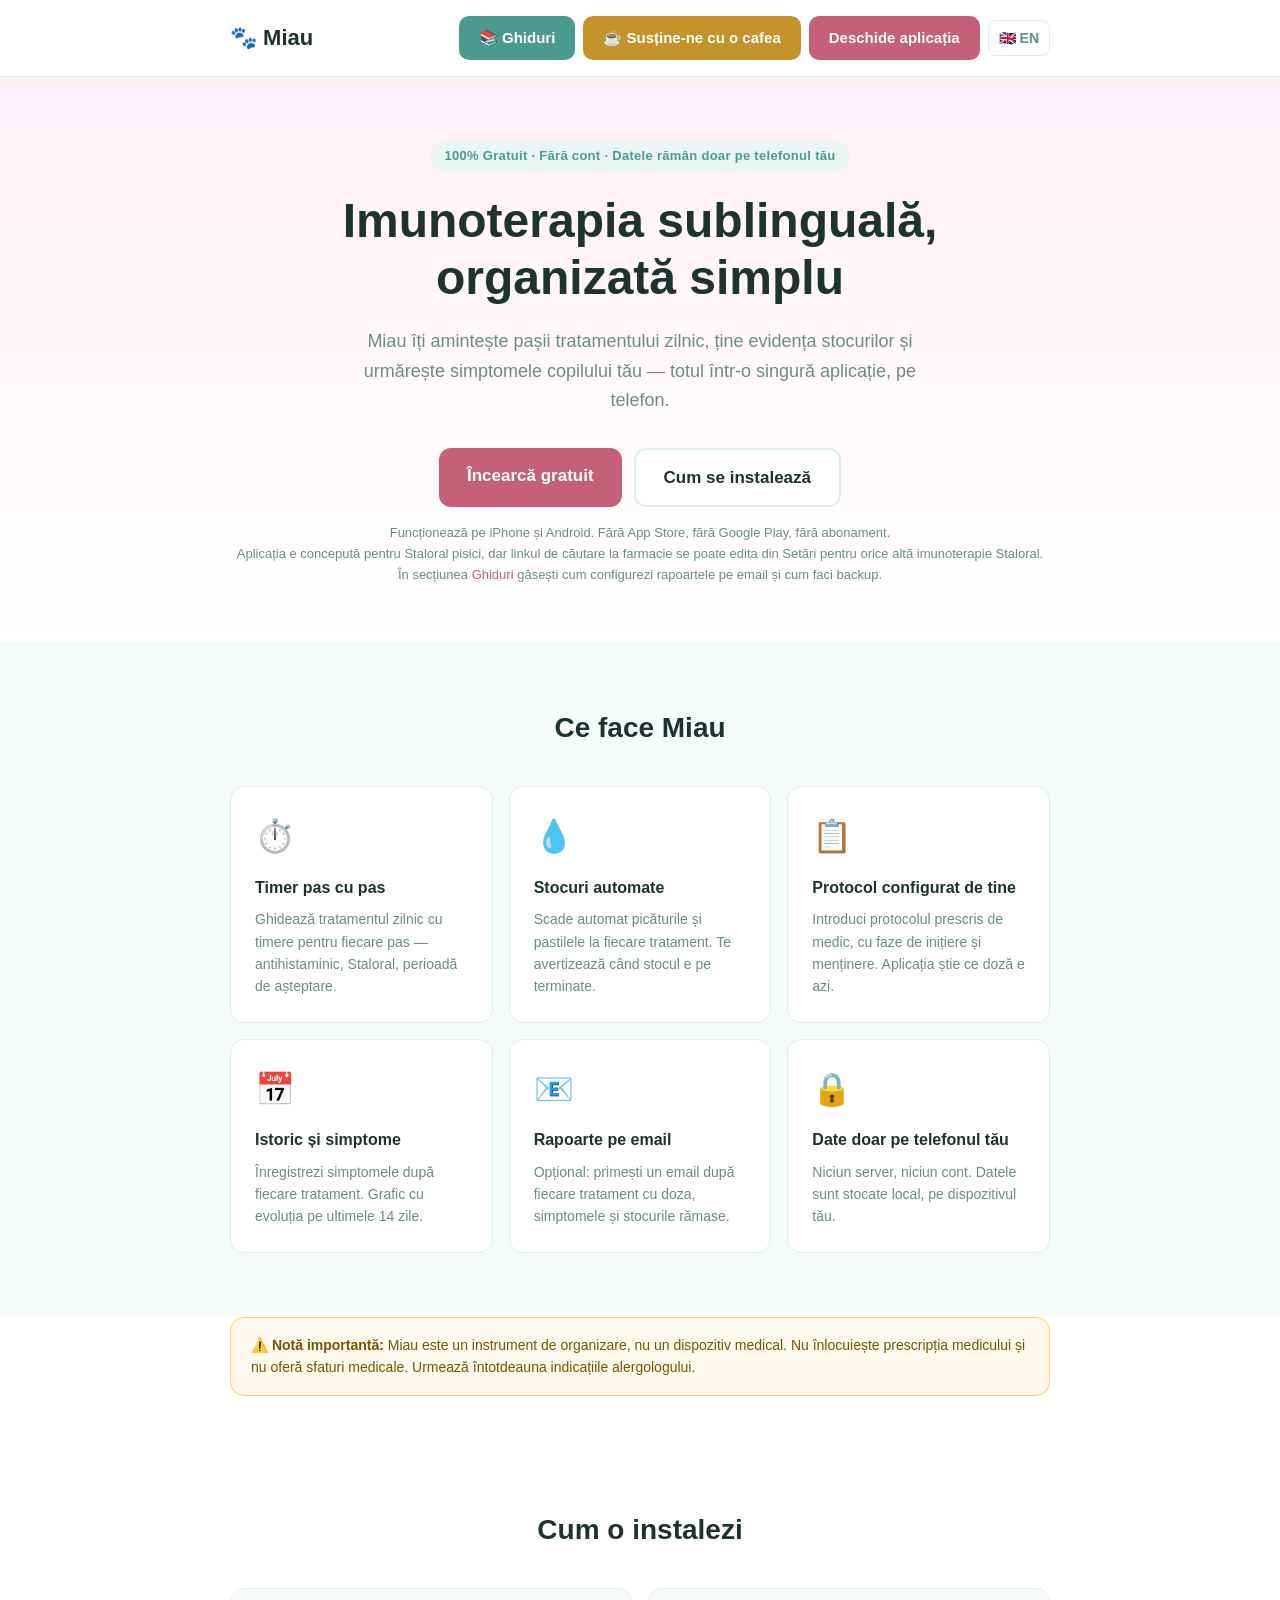
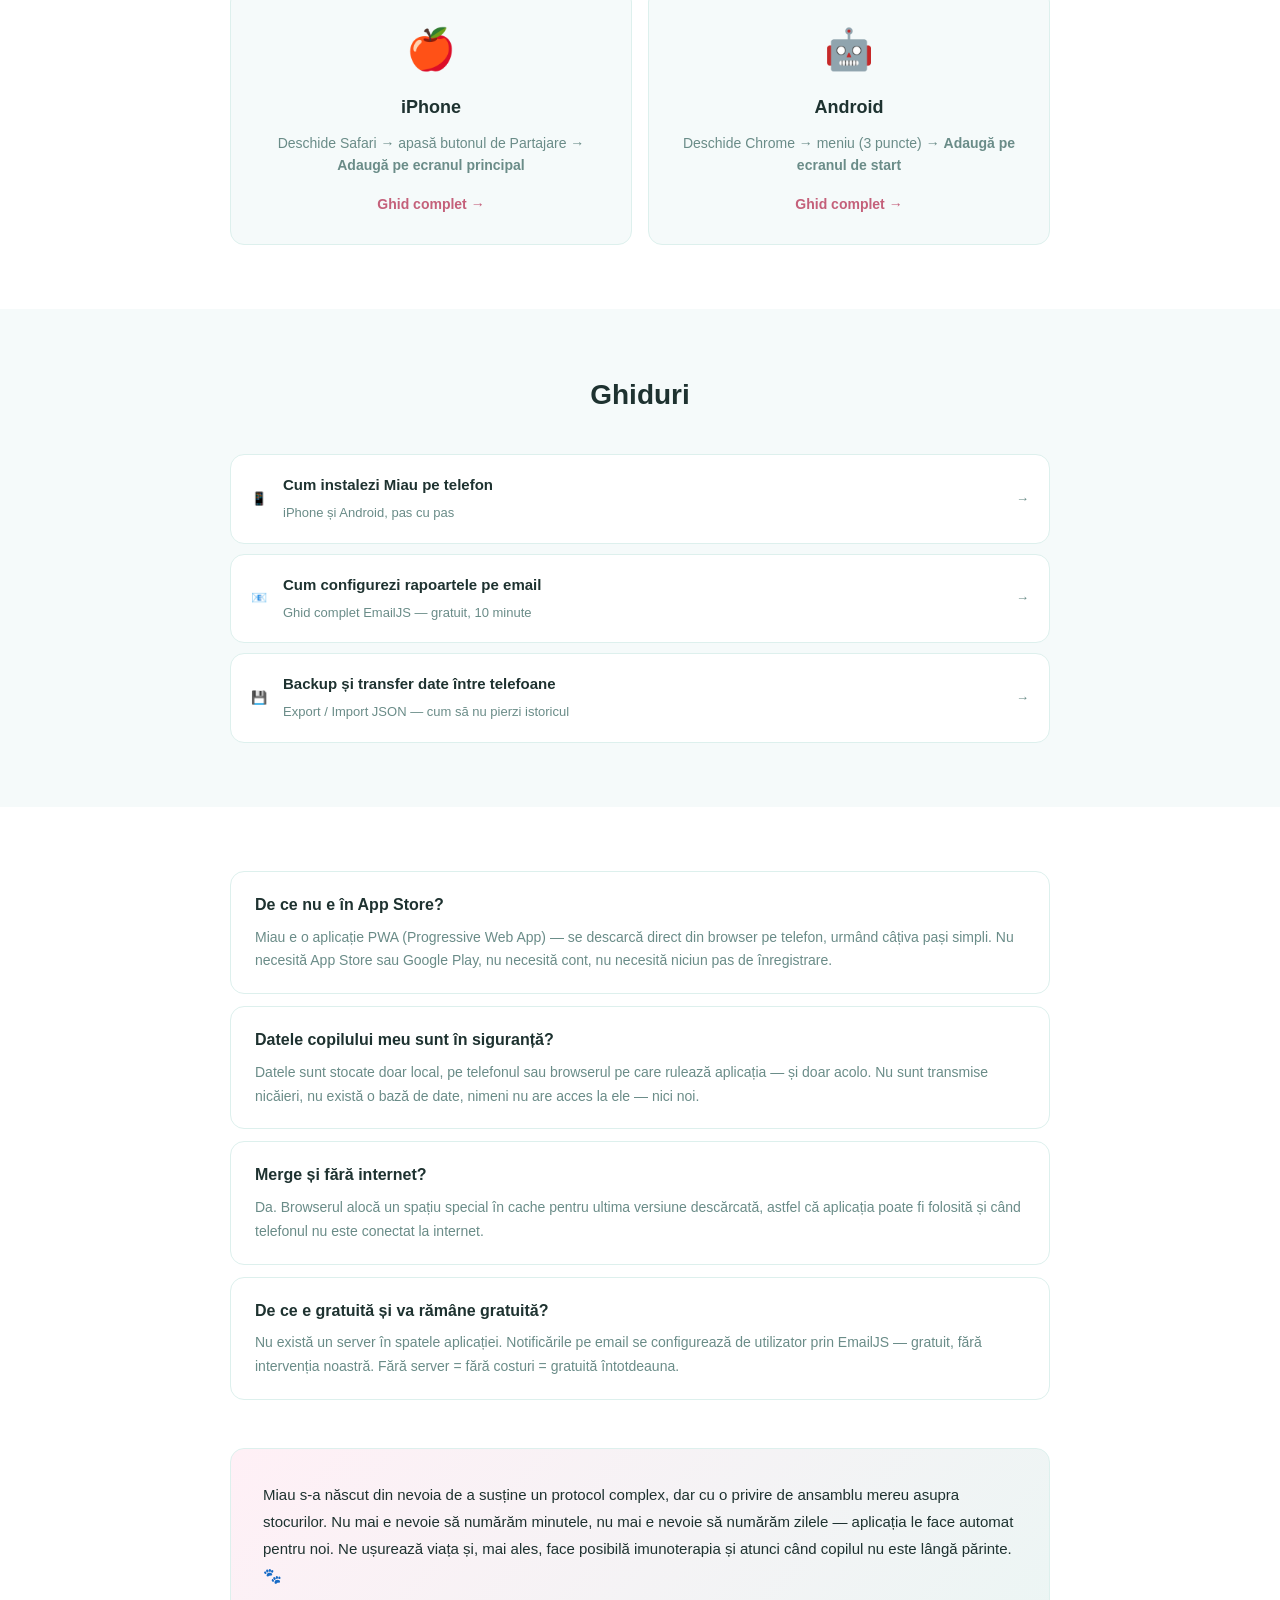
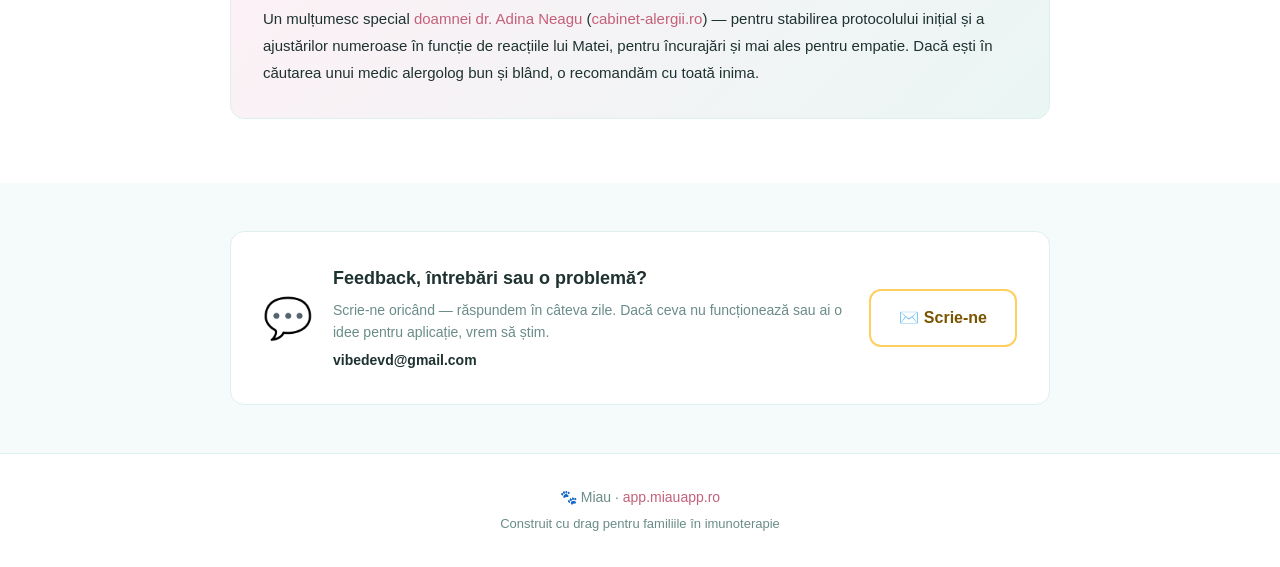
<file: index.html>
<!DOCTYPE html>
<html lang="ro">
<head>
  <meta charset="UTF-8">
  <meta name="viewport" content="width=device-width, initial-scale=1.0">
  <title>Miau — Imunoterapie sublinguală pentru copii</title>
  <meta name="description" content="Aplicație gratuită pentru monitorizarea imunoterapiei sublinguale la copii cu alergii. Fără instalare, fără cont, funcționează offline.">
  <link rel="icon" href="icon.svg">
  <link rel="stylesheet" href="style.css">
</head>
<body>

  <header>
    <div class="container">
      <div class="logo">🐾 Miau</div>
      <nav class="header-nav">
        <a href="#ghiduri" class="btn-primary btn-guides">📚 Ghiduri</a>
        <a href="https://revolut.me/denisalvcr" target="_blank" rel="noopener" class="btn-primary btn-coffee">☕ Susține-ne cu o cafea</a>
        <a href="https://app.miauapp.ro" class="btn-primary">Deschide aplicația</a>
        <a href="en/" class="lang-switch">🇬🇧 EN</a>
      </nav>
    </div>
  </header>

  <section class="hero">
    <div class="container">
      <div class="hero-badge">100% Gratuit · Fără cont · Datele rămân doar pe telefonul tău</div>
      <h1>Imunoterapia sublinguală,<br>organizată simplu</h1>
      <p class="hero-sub">Miau îți amintește pașii tratamentului zilnic, ține evidența stocurilor și urmărește simptomele copilului tău — totul într-o singură aplicație, pe telefon.</p>
      <div class="hero-btns">
        <a href="https://app.miauapp.ro" class="btn-primary btn-large">Încearcă gratuit</a>
        <a href="ghid-instalare.html" class="btn-outline btn-large">Cum se instalează</a>
      </div>
      <p class="hero-note">Funcționează pe iPhone și Android. Fără App Store, fără Google Play, fără abonament.<br>Aplicația e concepută pentru Staloral pisici, dar linkul de căutare la farmacie se poate edita din Setări pentru orice altă imunoterapie Staloral.<br>În secțiunea <a href="#ghiduri">Ghiduri</a> găsești cum configurezi rapoartele pe email și cum faci backup.</p>
    </div>
  </section>

  <section class="features">
    <div class="container">
      <h2>Ce face Miau</h2>
      <div class="features-grid">
        <div class="feature-card">
          <div class="feature-icon">⏱️</div>
          <h3>Timer pas cu pas</h3>
          <p>Ghidează tratamentul zilnic cu timere pentru fiecare pas — antihistaminic, Staloral, perioadă de așteptare.</p>
        </div>
        <div class="feature-card">
          <div class="feature-icon">💧</div>
          <h3>Stocuri automate</h3>
          <p>Scade automat picăturile și pastilele la fiecare tratament. Te avertizează când stocul e pe terminate.</p>
        </div>
        <div class="feature-card">
          <div class="feature-icon">📋</div>
          <h3>Protocol configurat de tine</h3>
          <p>Introduci protocolul prescris de medic, cu faze de inițiere și menținere. Aplicația știe ce doză e azi.</p>
        </div>
        <div class="feature-card">
          <div class="feature-icon">📅</div>
          <h3>Istoric și simptome</h3>
          <p>Înregistrezi simptomele după fiecare tratament. Grafic cu evoluția pe ultimele 14 zile.</p>
        </div>
        <div class="feature-card">
          <div class="feature-icon">📧</div>
          <h3>Rapoarte pe email</h3>
          <p>Opțional: primești un email după fiecare tratament cu doza, simptomele și stocurile rămase.</p>
        </div>
        <div class="feature-card">
          <div class="feature-icon">🔒</div>
          <h3>Date doar pe telefonul tău</h3>
          <p>Niciun server, niciun cont. Datele sunt stocate local, pe dispozitivul tău.</p>
        </div>
      </div>
    </div>
  </section>

  <section class="disclaimer">
    <div class="container">
      <div class="disclaimer-box">
        <strong>⚠️ Notă importantă:</strong> Miau este un instrument de organizare, nu un dispozitiv medical. Nu înlocuiește prescripția medicului și nu oferă sfaturi medicale. Urmează întotdeauna indicațiile alergologului.
      </div>
    </div>
  </section>

  <section class="install">
    <div class="container">
      <h2>Cum o instalezi</h2>
      <div class="install-grid">
        <div class="install-card">
          <div class="install-icon">🍎</div>
          <h3>iPhone</h3>
          <p>Deschide Safari → apasă butonul de Partajare → <strong>Adaugă pe ecranul principal</strong></p>
          <a href="ghid-instalare.html#iphone" class="link-more">Ghid complet →</a>
        </div>
        <div class="install-card">
          <div class="install-icon">🤖</div>
          <h3>Android</h3>
          <p>Deschide Chrome → meniu (3 puncte) → <strong>Adaugă pe ecranul de start</strong></p>
          <a href="ghid-instalare.html#android" class="link-more">Ghid complet →</a>
        </div>
      </div>
    </div>
  </section>

  <section class="guides" id="ghiduri">
    <div class="container">
      <h2>Ghiduri</h2>
      <div class="guides-list">
        <a href="ghid-instalare.html" class="guide-item">
          <span class="guide-icon">📱</span>
          <div>
            <strong>Cum instalezi Miau pe telefon</strong>
            <span>iPhone și Android, pas cu pas</span>
          </div>
          <span class="guide-arrow">→</span>
        </a>
        <a href="ghid-emailjs.html" class="guide-item">
          <span class="guide-icon">📧</span>
          <div>
            <strong>Cum configurezi rapoartele pe email</strong>
            <span>Ghid complet EmailJS — gratuit, 10 minute</span>
          </div>
          <span class="guide-arrow">→</span>
        </a>
        <a href="ghid-backup.html" class="guide-item">
          <span class="guide-icon">💾</span>
          <div>
            <strong>Backup și transfer date între telefoane</strong>
            <span>Export / Import JSON — cum să nu pierzi istoricul</span>
          </div>
          <span class="guide-arrow">→</span>
        </a>
      </div>
    </div>
  </section>

  <section class="faq">
    <div class="container">

      <div class="faq-list">
        <div class="faq-item">
          <div class="faq-q">De ce nu e în App Store?</div>
          <div class="faq-a">Miau e o aplicație PWA (Progressive Web App) — se descarcă direct din browser pe telefon, urmând câțiva pași simpli. Nu necesită App Store sau Google Play, nu necesită cont, nu necesită niciun pas de înregistrare.</div>
        </div>
        <div class="faq-item">
          <div class="faq-q">Datele copilului meu sunt în siguranță?</div>
          <div class="faq-a">Datele sunt stocate doar local, pe telefonul sau browserul pe care rulează aplicația — și doar acolo. Nu sunt transmise nicăieri, nu există o bază de date, nimeni nu are acces la ele — nici noi.</div>
        </div>
        <div class="faq-item">
          <div class="faq-q">Merge și fără internet?</div>
          <div class="faq-a">Da. Browserul alocă un spațiu special în cache pentru ultima versiune descărcată, astfel că aplicația poate fi folosită și când telefonul nu este conectat la internet.</div>
        </div>
        <div class="faq-item">
          <div class="faq-q">De ce e gratuită și va rămâne gratuită?</div>
          <div class="faq-a">Nu există un server în spatele aplicației. Notificările pe email se configurează de utilizator prin EmailJS — gratuit, fără intervenția noastră. Fără server = fără costuri = gratuită întotdeauna.</div>
        </div>
      </div>

      <div class="miau-story">
        <p>Miau s-a născut din nevoia de a susține un protocol complex, dar cu o privire de ansamblu mereu asupra stocurilor. Nu mai e nevoie să numărăm minutele, nu mai e nevoie să numărăm zilele — aplicația le face automat pentru noi. Ne ușurează viața și, mai ales, face posibilă imunoterapia și atunci când copilul nu este lângă părinte. 🐾</p>
        <p>Un mulțumesc special <a href="https://cabinet-alergii.ro/" target="_blank" rel="noopener">doamnei dr. Adina Neagu</a> (<a href="https://cabinet-alergii.ro/" target="_blank" rel="noopener">cabinet-alergii.ro</a>) — pentru stabilirea protocolului inițial și a ajustărilor numeroase în funcție de reacțiile lui Matei, pentru încurajări și mai ales pentru empatie. Dacă ești în căutarea unui medic alergolog bun și blând, o recomandăm cu toată inima.</p>
      </div>

    </div>
  </section>

  <section class="contact">
    <div class="container">
      <div class="contact-box">
        <div class="contact-icon">💬</div>
        <div class="contact-text">
          <h3>Feedback, întrebări sau o problemă?</h3>
          <p>Scrie-ne oricând — răspundem în câteva zile. Dacă ceva nu funcționează sau ai o idee pentru aplicație, vrem să știm.</p>
          <p style="margin-top:6px;font-weight:700;color:var(--text)">vibedevd@gmail.com</p>
        </div>
        <a href="https://mail.google.com/mail/?view=cm&to=vibedevd@gmail.com&su=Feedback%20Miau" target="_blank" rel="noopener" class="btn-donate">✉️ Scrie-ne</a>
      </div>
    </div>
  </section>

  <footer>
    <div class="container">
      <p>🐾 Miau · <a href="https://app.miauapp.ro">app.miauapp.ro</a></p>
      <p class="footer-note">Construit cu drag pentru familiile în imunoterapie</p>
    </div>
  </footer>

</body>
</html>
</file>
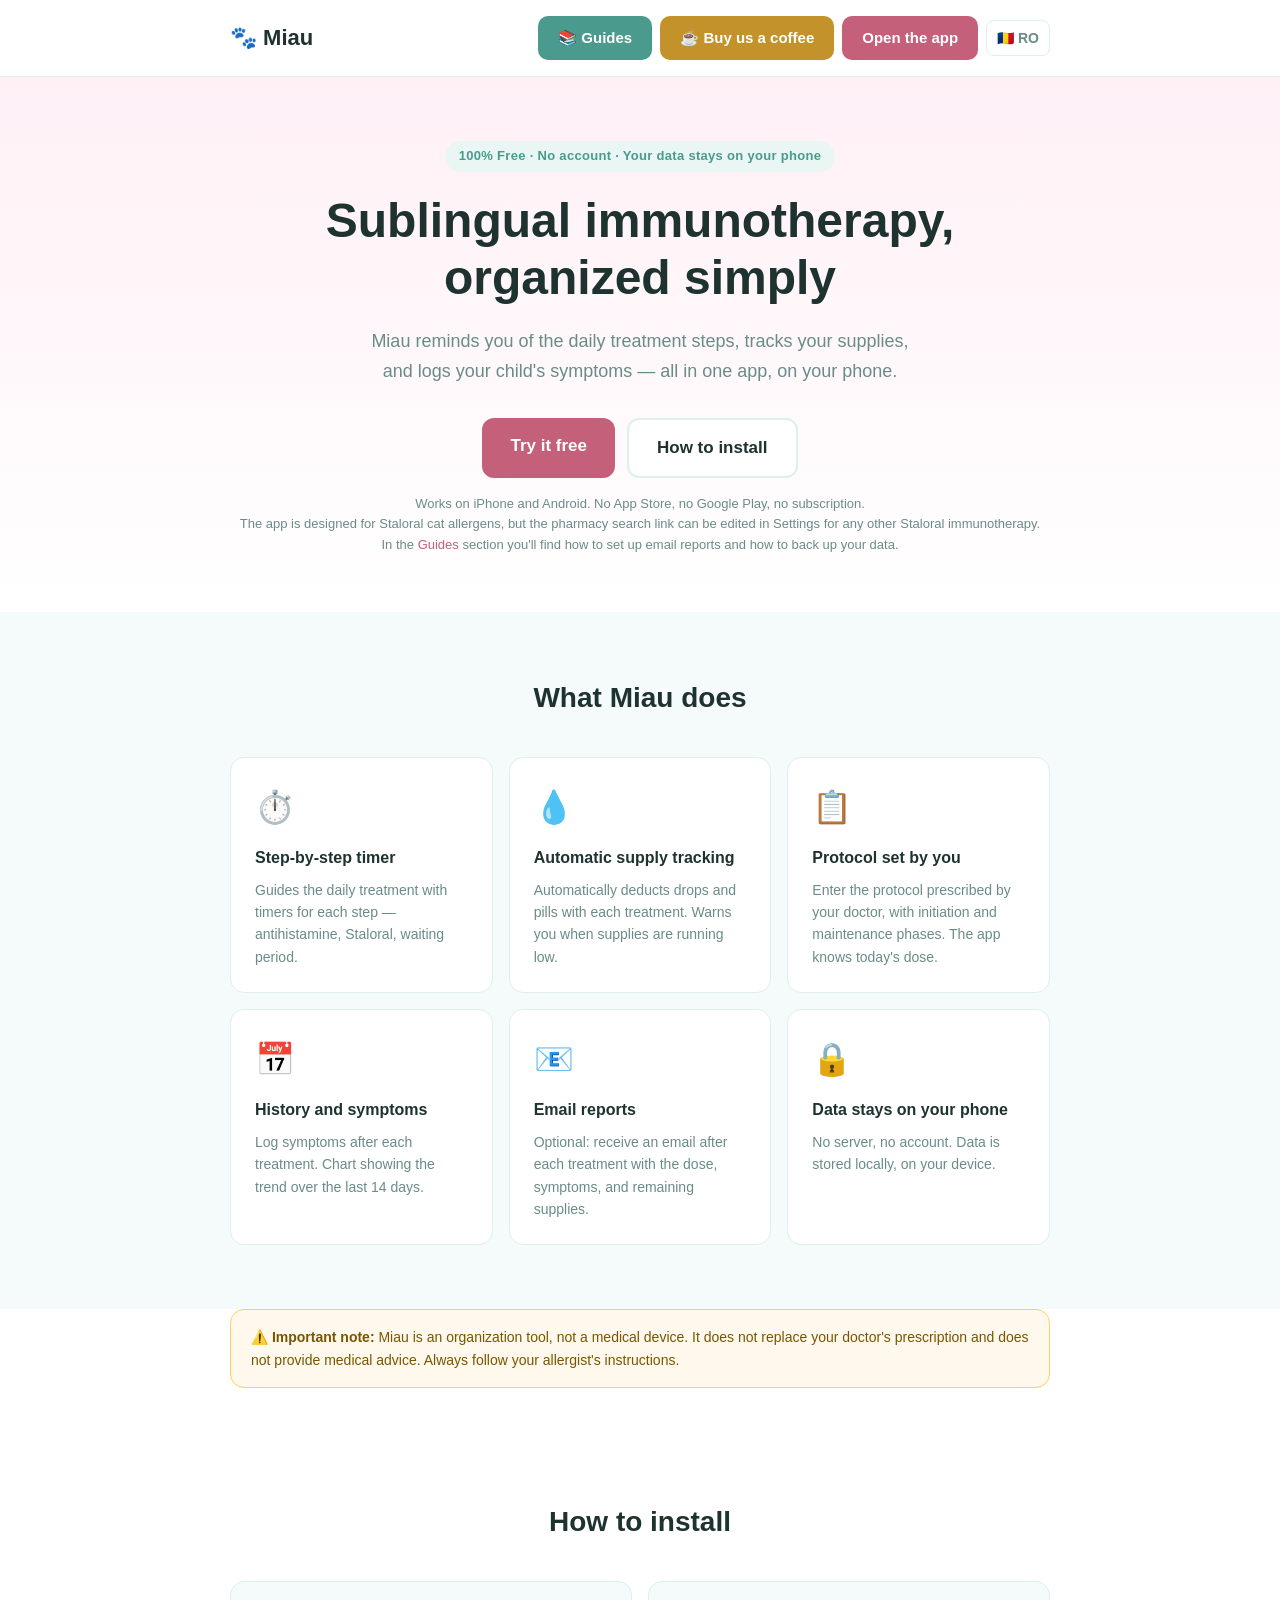
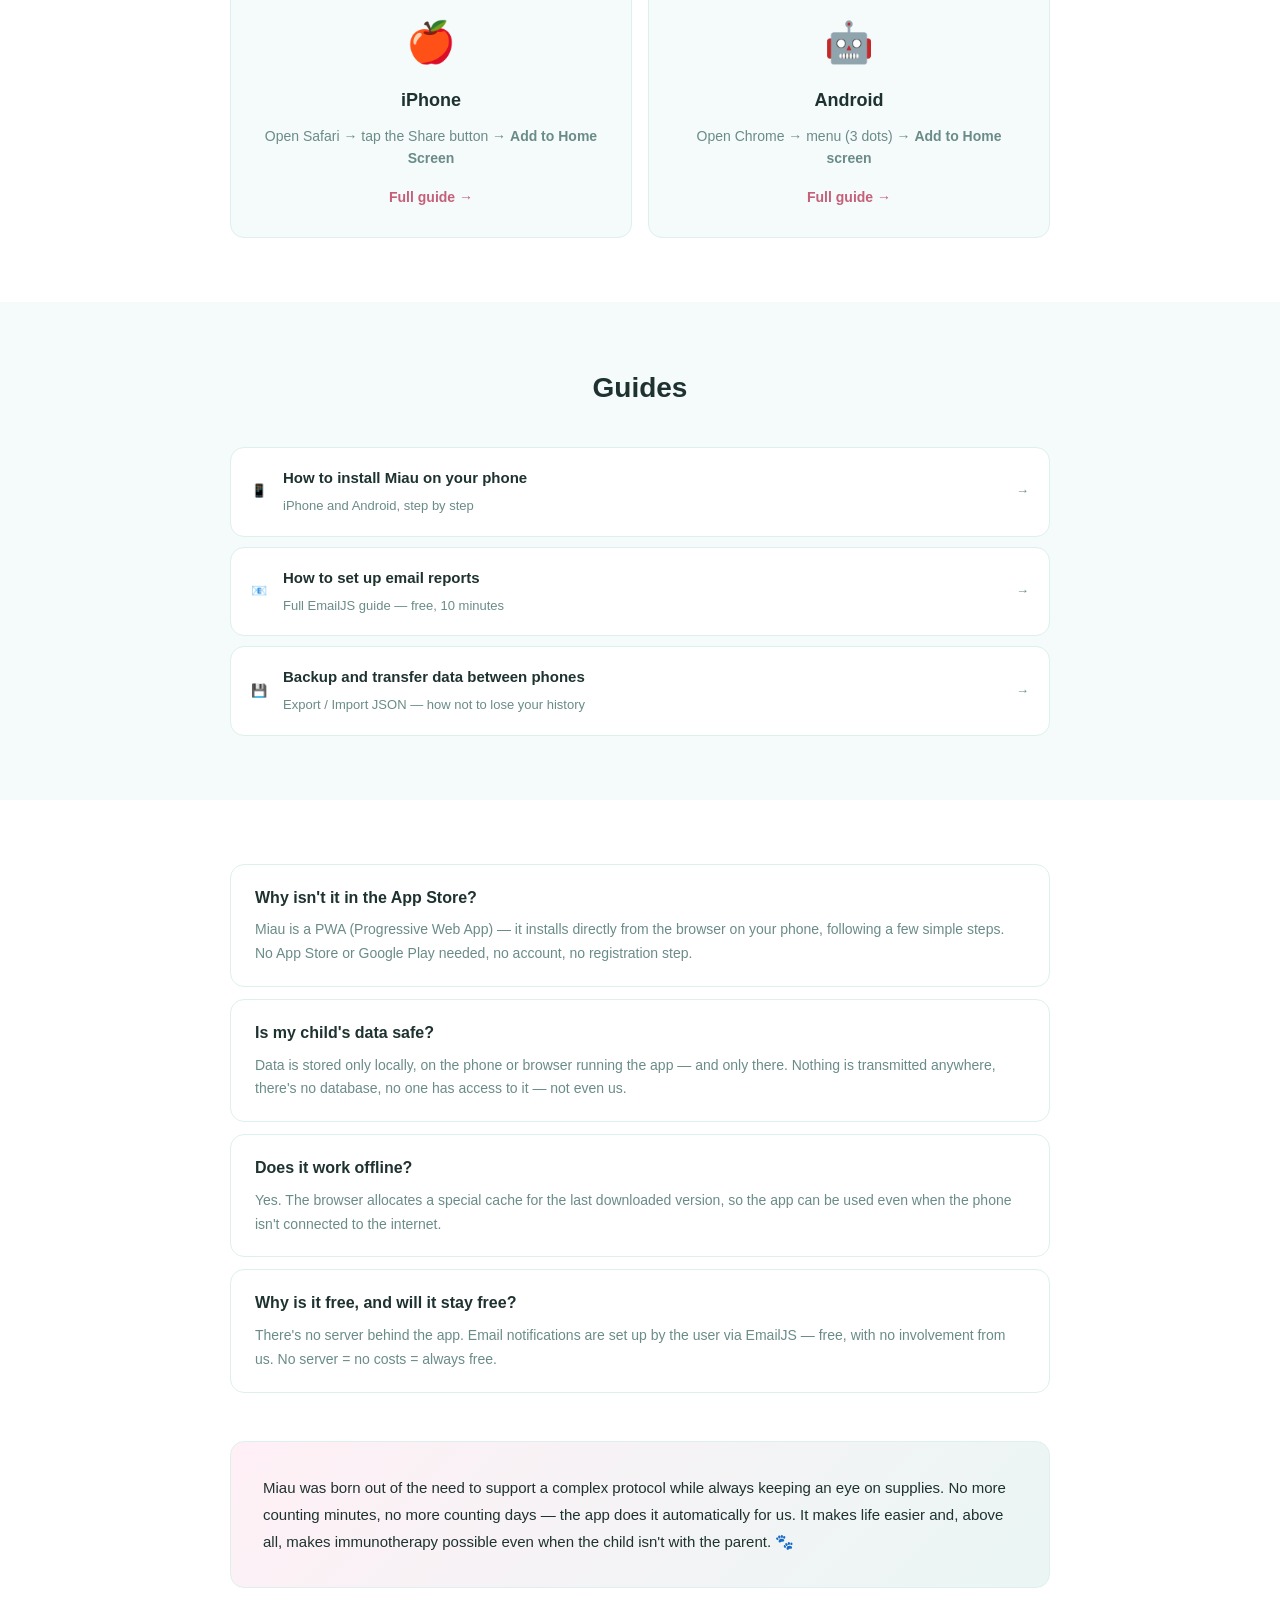
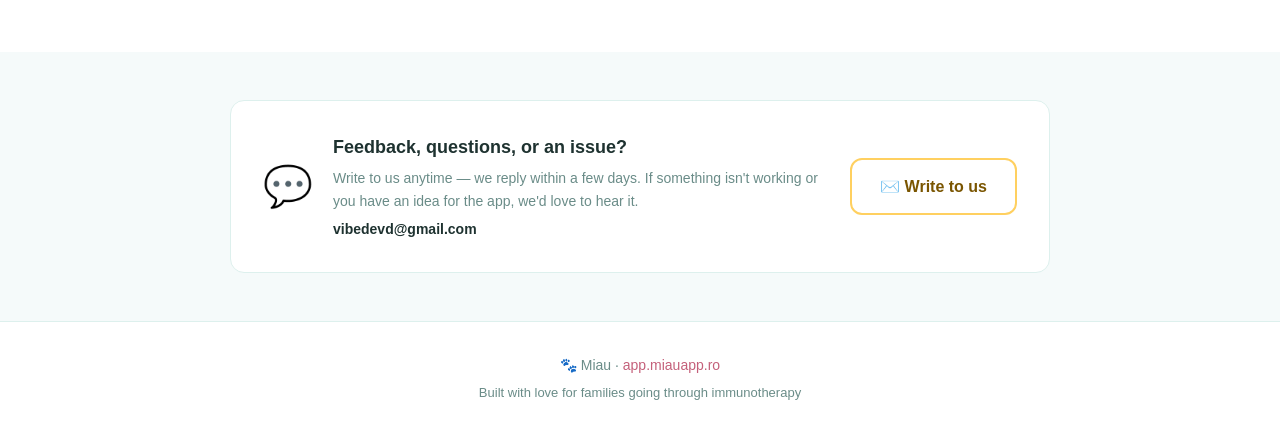
<file: en/index.html>
<!DOCTYPE html>
<html lang="en">
<head>
  <meta charset="UTF-8">
  <meta name="viewport" content="width=device-width, initial-scale=1.0">
  <title>Miau — Sublingual Immunotherapy for Kids</title>
  <meta name="description" content="Free app for tracking sublingual immunotherapy in children with allergies. No install, no account, works offline.">
  <link rel="icon" href="../icon.svg">
  <link rel="stylesheet" href="../style.css">
</head>
<body>

  <header>
    <div class="container">
      <div class="logo">🐾 Miau</div>
      <nav class="header-nav">
        <a href="#guides" class="btn-primary btn-guides">📚 Guides</a>
        <a href="https://revolut.me/denisalvcr" target="_blank" rel="noopener" class="btn-primary btn-coffee">☕ Buy us a coffee</a>
        <a href="https://app.miauapp.ro" class="btn-primary">Open the app</a>
        <a href="../" class="lang-switch">🇷🇴 RO</a>
      </nav>
    </div>
  </header>

  <section class="hero">
    <div class="container">
      <div class="hero-badge">100% Free · No account · Your data stays on your phone</div>
      <h1>Sublingual immunotherapy,<br>organized simply</h1>
      <p class="hero-sub">Miau reminds you of the daily treatment steps, tracks your supplies, and logs your child's symptoms — all in one app, on your phone.</p>
      <div class="hero-btns">
        <a href="https://app.miauapp.ro" class="btn-primary btn-large">Try it free</a>
        <a href="ghid-instalare.html" class="btn-outline btn-large">How to install</a>
      </div>
      <p class="hero-note">Works on iPhone and Android. No App Store, no Google Play, no subscription.<br>The app is designed for Staloral cat allergens, but the pharmacy search link can be edited in Settings for any other Staloral immunotherapy.<br>In the <a href="#guides">Guides</a> section you'll find how to set up email reports and how to back up your data.</p>
    </div>
  </section>

  <section class="features">
    <div class="container">
      <h2>What Miau does</h2>
      <div class="features-grid">
        <div class="feature-card">
          <div class="feature-icon">⏱️</div>
          <h3>Step-by-step timer</h3>
          <p>Guides the daily treatment with timers for each step — antihistamine, Staloral, waiting period.</p>
        </div>
        <div class="feature-card">
          <div class="feature-icon">💧</div>
          <h3>Automatic supply tracking</h3>
          <p>Automatically deducts drops and pills with each treatment. Warns you when supplies are running low.</p>
        </div>
        <div class="feature-card">
          <div class="feature-icon">📋</div>
          <h3>Protocol set by you</h3>
          <p>Enter the protocol prescribed by your doctor, with initiation and maintenance phases. The app knows today's dose.</p>
        </div>
        <div class="feature-card">
          <div class="feature-icon">📅</div>
          <h3>History and symptoms</h3>
          <p>Log symptoms after each treatment. Chart showing the trend over the last 14 days.</p>
        </div>
        <div class="feature-card">
          <div class="feature-icon">📧</div>
          <h3>Email reports</h3>
          <p>Optional: receive an email after each treatment with the dose, symptoms, and remaining supplies.</p>
        </div>
        <div class="feature-card">
          <div class="feature-icon">🔒</div>
          <h3>Data stays on your phone</h3>
          <p>No server, no account. Data is stored locally, on your device.</p>
        </div>
      </div>
    </div>
  </section>

  <section class="disclaimer">
    <div class="container">
      <div class="disclaimer-box">
        <strong>⚠️ Important note:</strong> Miau is an organization tool, not a medical device. It does not replace your doctor's prescription and does not provide medical advice. Always follow your allergist's instructions.
      </div>
    </div>
  </section>

  <section class="install">
    <div class="container">
      <h2>How to install</h2>
      <div class="install-grid">
        <div class="install-card">
          <div class="install-icon">🍎</div>
          <h3>iPhone</h3>
          <p>Open Safari → tap the Share button → <strong>Add to Home Screen</strong></p>
          <a href="ghid-instalare.html#iphone" class="link-more">Full guide →</a>
        </div>
        <div class="install-card">
          <div class="install-icon">🤖</div>
          <h3>Android</h3>
          <p>Open Chrome → menu (3 dots) → <strong>Add to Home screen</strong></p>
          <a href="ghid-instalare.html#android" class="link-more">Full guide →</a>
        </div>
      </div>
    </div>
  </section>

  <section class="guides" id="guides">
    <div class="container">
      <h2>Guides</h2>
      <div class="guides-list">
        <a href="ghid-instalare.html" class="guide-item">
          <span class="guide-icon">📱</span>
          <div>
            <strong>How to install Miau on your phone</strong>
            <span>iPhone and Android, step by step</span>
          </div>
          <span class="guide-arrow">→</span>
        </a>
        <a href="ghid-emailjs.html" class="guide-item">
          <span class="guide-icon">📧</span>
          <div>
            <strong>How to set up email reports</strong>
            <span>Full EmailJS guide — free, 10 minutes</span>
          </div>
          <span class="guide-arrow">→</span>
        </a>
        <a href="ghid-backup.html" class="guide-item">
          <span class="guide-icon">💾</span>
          <div>
            <strong>Backup and transfer data between phones</strong>
            <span>Export / Import JSON — how not to lose your history</span>
          </div>
          <span class="guide-arrow">→</span>
        </a>
      </div>
    </div>
  </section>

  <section class="faq">
    <div class="container">

      <div class="faq-list">
        <div class="faq-item">
          <div class="faq-q">Why isn't it in the App Store?</div>
          <div class="faq-a">Miau is a PWA (Progressive Web App) — it installs directly from the browser on your phone, following a few simple steps. No App Store or Google Play needed, no account, no registration step.</div>
        </div>
        <div class="faq-item">
          <div class="faq-q">Is my child's data safe?</div>
          <div class="faq-a">Data is stored only locally, on the phone or browser running the app — and only there. Nothing is transmitted anywhere, there's no database, no one has access to it — not even us.</div>
        </div>
        <div class="faq-item">
          <div class="faq-q">Does it work offline?</div>
          <div class="faq-a">Yes. The browser allocates a special cache for the last downloaded version, so the app can be used even when the phone isn't connected to the internet.</div>
        </div>
        <div class="faq-item">
          <div class="faq-q">Why is it free, and will it stay free?</div>
          <div class="faq-a">There's no server behind the app. Email notifications are set up by the user via EmailJS — free, with no involvement from us. No server = no costs = always free.</div>
        </div>
      </div>

      <div class="miau-story">
        <p>Miau was born out of the need to support a complex protocol while always keeping an eye on supplies. No more counting minutes, no more counting days — the app does it automatically for us. It makes life easier and, above all, makes immunotherapy possible even when the child isn't with the parent. 🐾</p>
      </div>

    </div>
  </section>

  <section class="contact">
    <div class="container">
      <div class="contact-box">
        <div class="contact-icon">💬</div>
        <div class="contact-text">
          <h3>Feedback, questions, or an issue?</h3>
          <p>Write to us anytime — we reply within a few days. If something isn't working or you have an idea for the app, we'd love to hear it.</p>
          <p style="margin-top:6px;font-weight:700;color:var(--text)">vibedevd@gmail.com</p>
        </div>
        <a href="https://mail.google.com/mail/?view=cm&to=vibedevd@gmail.com&su=Feedback%20Miau" target="_blank" rel="noopener" class="btn-donate">✉️ Write to us</a>
      </div>
    </div>
  </section>

  <footer>
    <div class="container">
      <p>🐾 Miau · <a href="https://app.miauapp.ro">app.miauapp.ro</a></p>
      <p class="footer-note">Built with love for families going through immunotherapy</p>
    </div>
  </footer>

</body>
</html>
</file>
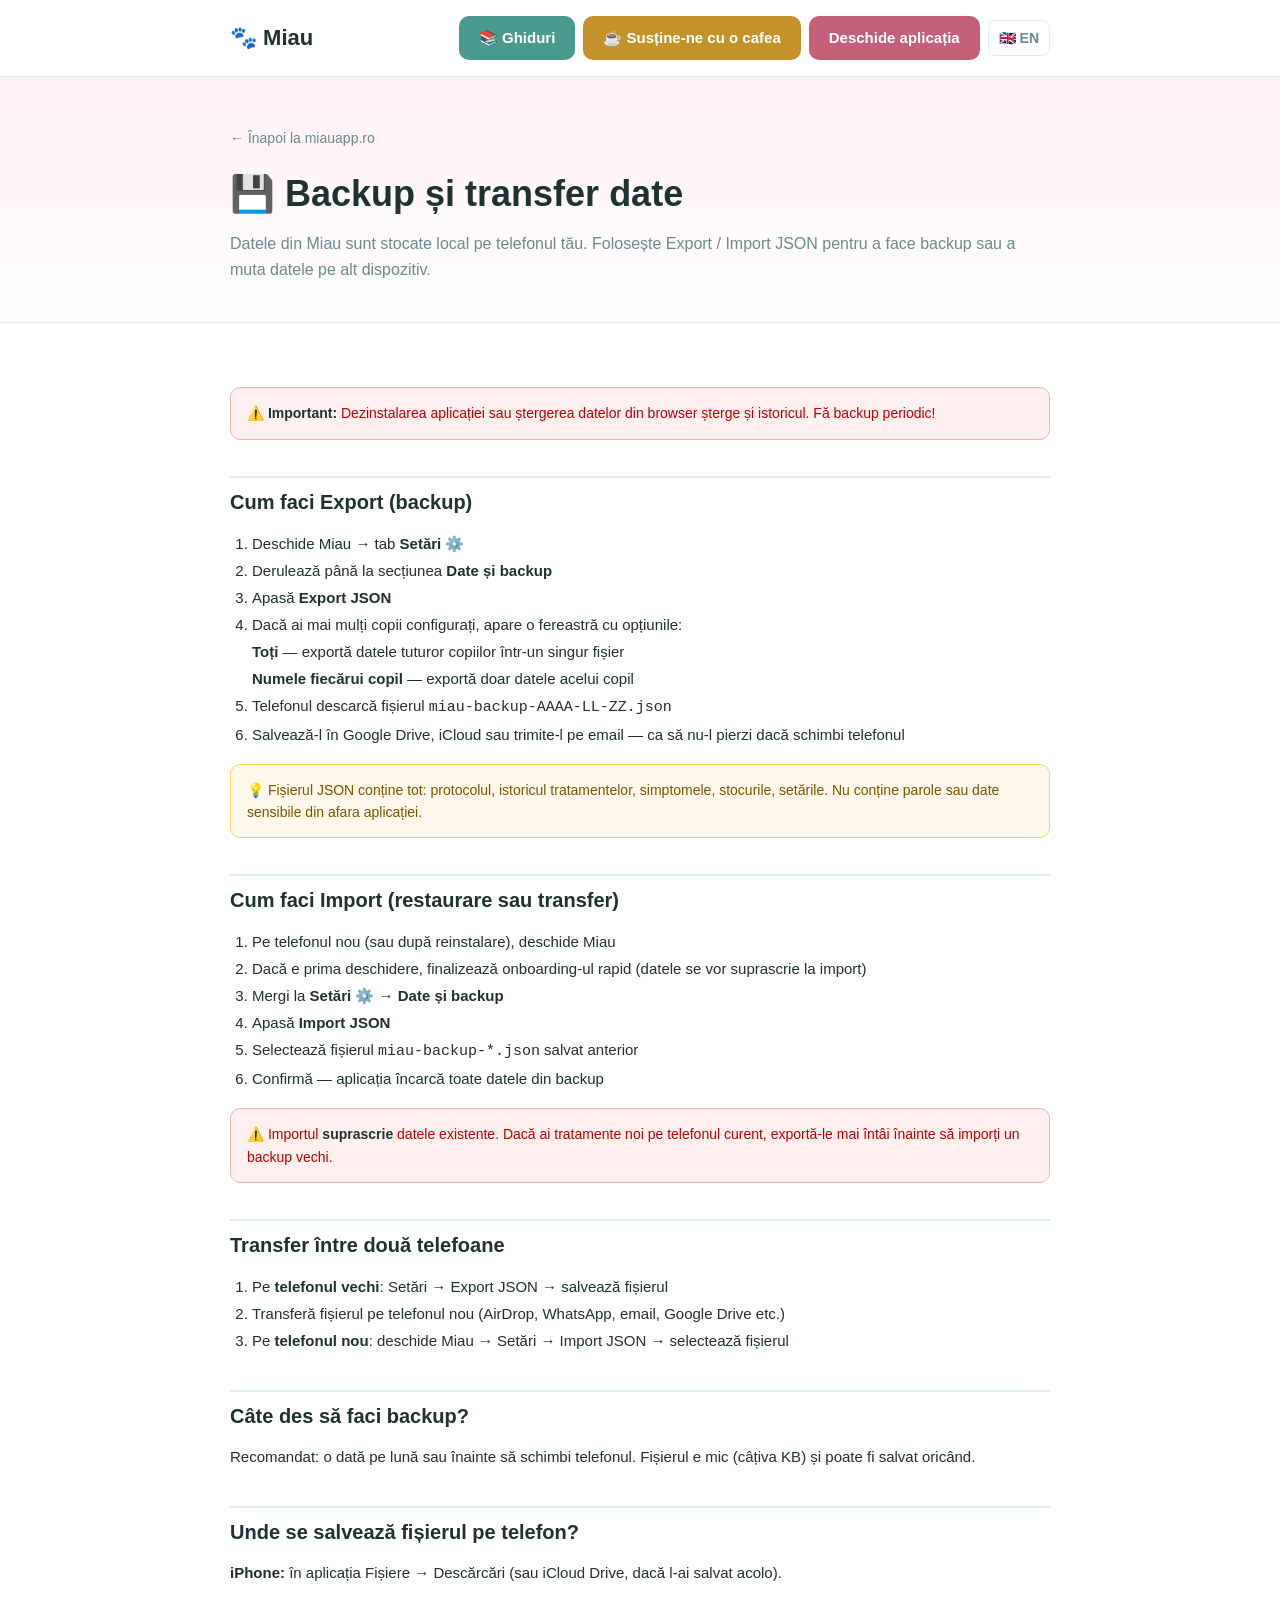
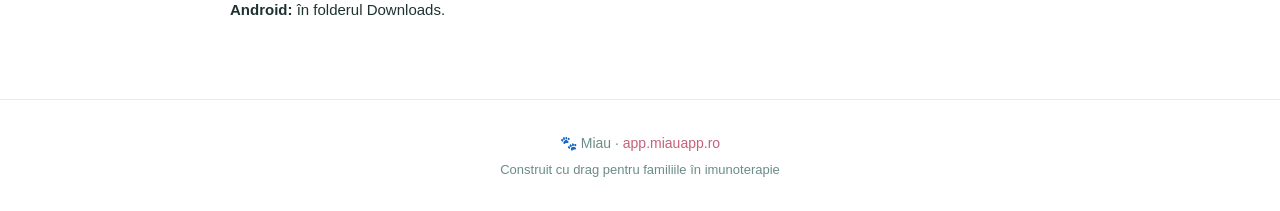
<file: ghid-backup.html>
<!DOCTYPE html>
<html lang="ro">
<head>
  <meta charset="UTF-8">
  <meta name="viewport" content="width=device-width, initial-scale=1.0">
  <title>Backup și transfer date — Ghid Export / Import JSON</title>
  <meta name="description" content="Cum faci backup la datele din Miau și cum transferi istoricul de pe un telefon pe altul.">
  <link rel="icon" href="icon.svg">
  <link rel="stylesheet" href="style.css">
</head>
<body>

  <header>
    <div class="container">
      <div class="logo">🐾 Miau</div>
      <nav class="header-nav">
        <a href="index.html#ghiduri" class="btn-primary btn-guides">📚 Ghiduri</a>
        <a href="https://revolut.me/denisalvcr" target="_blank" rel="noopener" class="btn-primary btn-coffee">☕ Susține-ne cu o cafea</a>
        <a href="https://app.miauapp.ro" class="btn-primary">Deschide aplicația</a>
        <a href="en/ghid-backup.html" class="lang-switch">🇬🇧 EN</a>
      </nav>
    </div>
  </header>

  <div class="page-header">
    <div class="container">
      <a href="index.html" class="back">← Înapoi la miauapp.ro</a>
      <h1>💾 Backup și transfer date</h1>
      <p>Datele din Miau sunt stocate local pe telefonul tău. Folosește Export / Import JSON pentru a face backup sau a muta datele pe alt dispozitiv.</p>
    </div>
  </div>

  <div class="content">
    <div class="container">

      <div class="warning-box">
        ⚠️ <strong>Important:</strong> Dezinstalarea aplicației sau ștergerea datelor din browser șterge și istoricul. Fă backup periodic!
      </div>

      <h2>Cum faci Export (backup)</h2>
      <ol>
        <li>Deschide Miau → tab <strong>Setări ⚙️</strong></li>
        <li>Derulează până la secțiunea <strong>Date și backup</strong></li>
        <li>Apasă <strong>Export JSON</strong></li>
        <li>Dacă ai mai mulți copii configurați, apare o fereastră cu opțiunile:<br>
          <strong>Toți</strong> — exportă datele tuturor copiilor într-un singur fișier<br>
          <strong>Numele fiecărui copil</strong> — exportă doar datele acelui copil</li>
        <li>Telefonul descarcă fișierul <code>miau-backup-AAAA-LL-ZZ.json</code></li>
        <li>Salvează-l în Google Drive, iCloud sau trimite-l pe email — ca să nu-l pierzi dacă schimbi telefonul</li>
      </ol>

      <div class="note-box">
        💡 Fișierul JSON conține tot: protocolul, istoricul tratamentelor, simptomele, stocurile, setările. Nu conține parole sau date sensibile din afara aplicației.
      </div>

      <h2>Cum faci Import (restaurare sau transfer)</h2>
      <ol>
        <li>Pe telefonul nou (sau după reinstalare), deschide Miau</li>
        <li>Dacă e prima deschidere, finalizează onboarding-ul rapid (datele se vor suprascrie la import)</li>
        <li>Mergi la <strong>Setări ⚙️ → Date și backup</strong></li>
        <li>Apasă <strong>Import JSON</strong></li>
        <li>Selectează fișierul <code>miau-backup-*.json</code> salvat anterior</li>
        <li>Confirmă — aplicația încarcă toate datele din backup</li>
      </ol>

      <div class="warning-box">
        ⚠️ Importul <strong>suprascrie</strong> datele existente. Dacă ai tratamente noi pe telefonul curent, exportă-le mai întâi înainte să imporți un backup vechi.
      </div>

      <h2>Transfer între două telefoane</h2>
      <ol>
        <li>Pe <strong>telefonul vechi</strong>: Setări → Export JSON → salvează fișierul</li>
        <li>Transferă fișierul pe telefonul nou (AirDrop, WhatsApp, email, Google Drive etc.)</li>
        <li>Pe <strong>telefonul nou</strong>: deschide Miau → Setări → Import JSON → selectează fișierul</li>
      </ol>

      <h2>Câte des să faci backup?</h2>
      <p>Recomandat: o dată pe lună sau înainte să schimbi telefonul. Fișierul e mic (câțiva KB) și poate fi salvat oricând.</p>

      <h2>Unde se salvează fișierul pe telefon?</h2>
      <p><strong>iPhone:</strong> în aplicația Fișiere → Descărcări (sau iCloud Drive, dacă l-ai salvat acolo).</p>
      <p><strong>Android:</strong> în folderul Downloads.</p>

    </div>
  </div>

  <footer>
    <div class="container">
      <p>🐾 Miau · <a href="https://app.miauapp.ro">app.miauapp.ro</a></p>
      <p class="footer-note">Construit cu drag pentru familiile în imunoterapie</p>
    </div>
  </footer>

</body>
</html>
</file>
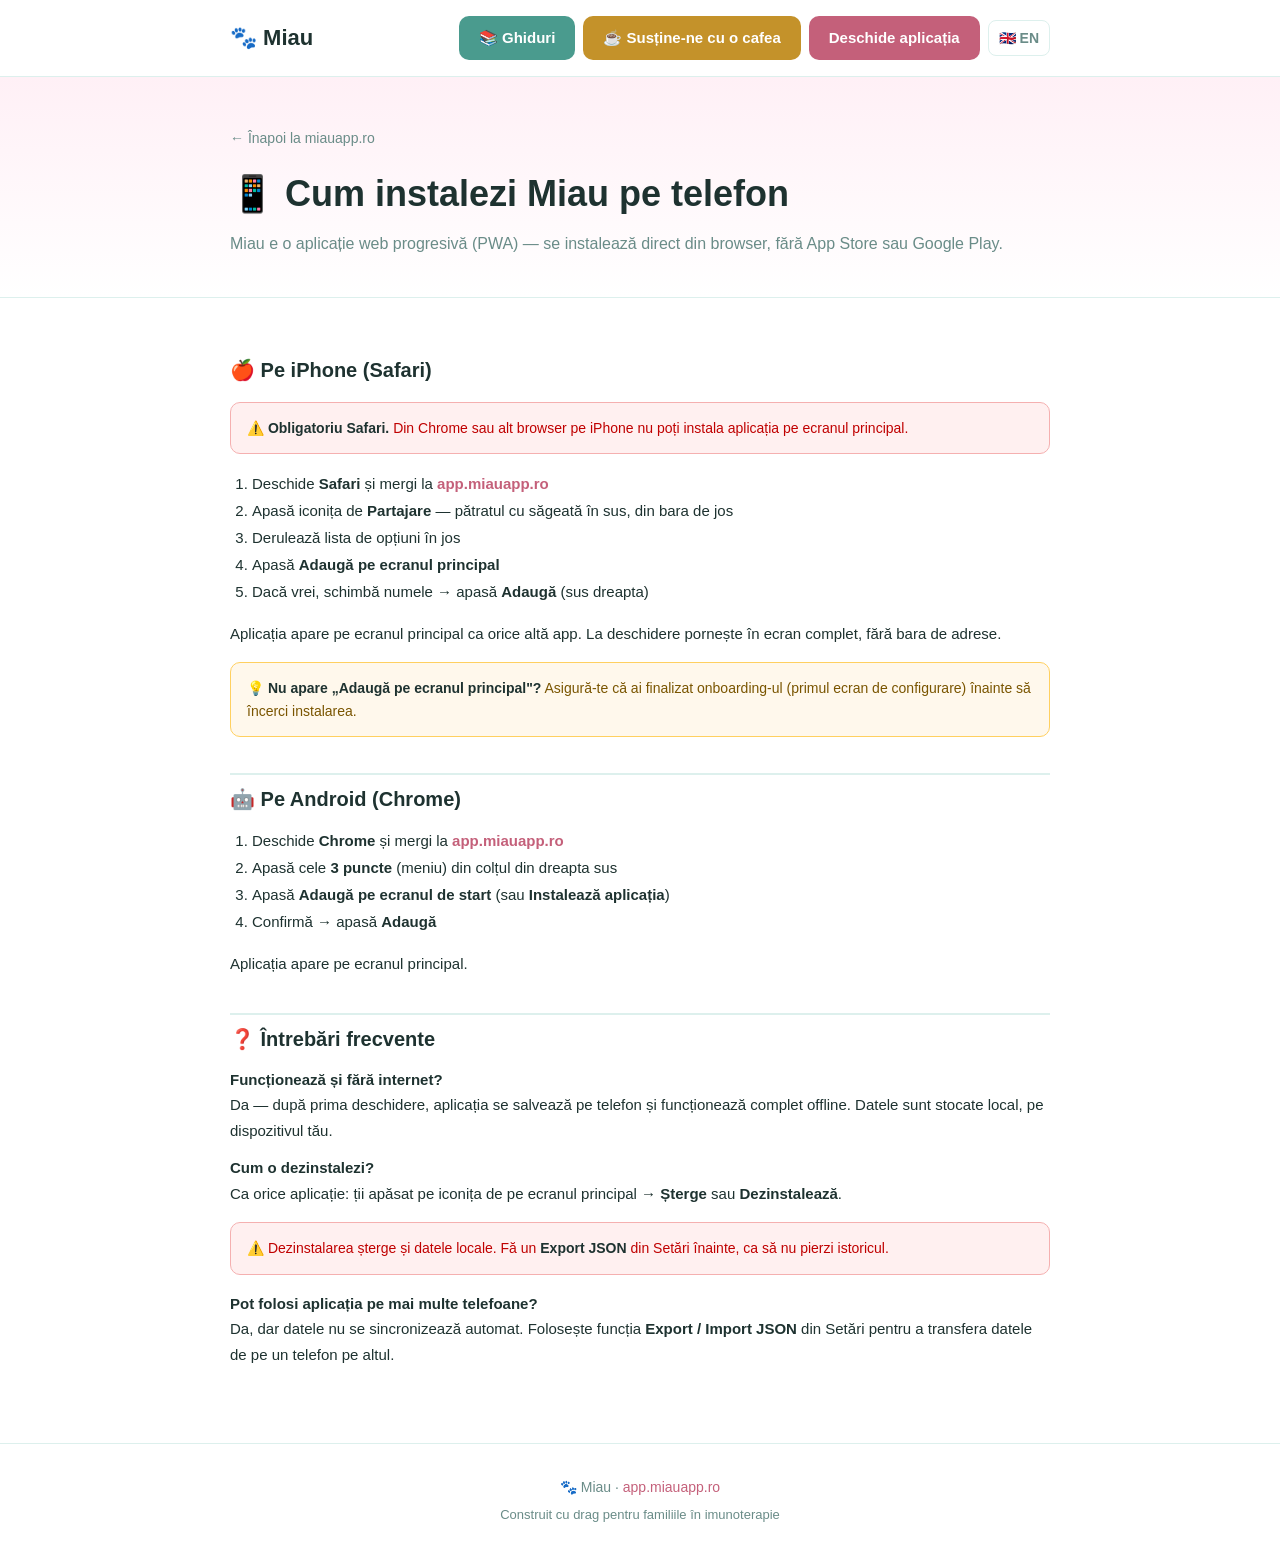
<file: ghid-instalare.html>
<!DOCTYPE html>
<html lang="ro">
<head>
  <meta charset="UTF-8">
  <meta name="viewport" content="width=device-width, initial-scale=1.0">
  <title>Cum instalezi Miau — Ghid iPhone și Android</title>
  <meta name="description" content="Ghid pas cu pas pentru instalarea aplicației Miau pe iPhone (Safari) și Android (Chrome).">
  <link rel="icon" href="icon.svg">
  <link rel="stylesheet" href="style.css">
</head>
<body>

  <header>
    <div class="container">
      <div class="logo">🐾 Miau</div>
      <nav class="header-nav">
        <a href="index.html#ghiduri" class="btn-primary btn-guides">📚 Ghiduri</a>
        <a href="https://revolut.me/denisalvcr" target="_blank" rel="noopener" class="btn-primary btn-coffee">☕ Susține-ne cu o cafea</a>
        <a href="https://app.miauapp.ro" class="btn-primary">Deschide aplicația</a>
        <a href="en/ghid-instalare.html" class="lang-switch">🇬🇧 EN</a>
      </nav>
    </div>
  </header>

  <div class="page-header">
    <div class="container">
      <a href="index.html" class="back">← Înapoi la miauapp.ro</a>
      <h1>📱 Cum instalezi Miau pe telefon</h1>
      <p>Miau e o aplicație web progresivă (PWA) — se instalează direct din browser, fără App Store sau Google Play.</p>
    </div>
  </div>

  <div class="content">
    <div class="container">

      <h2 id="iphone">🍎 Pe iPhone (Safari)</h2>

      <div class="warning-box">
        ⚠️ <strong>Obligatoriu Safari.</strong> Din Chrome sau alt browser pe iPhone nu poți instala aplicația pe ecranul principal.
      </div>

      <ol>
        <li>Deschide <strong>Safari</strong> și mergi la <a href="https://app.miauapp.ro">app.miauapp.ro</a></li>
        <li>Apasă iconița de <strong>Partajare</strong> — pătratul cu săgeată în sus, din bara de jos</li>
        <li>Derulează lista de opțiuni în jos</li>
        <li>Apasă <strong>Adaugă pe ecranul principal</strong></li>
        <li>Dacă vrei, schimbă numele → apasă <strong>Adaugă</strong> (sus dreapta)</li>
      </ol>

      <p>Aplicația apare pe ecranul principal ca orice altă app. La deschidere pornește în ecran complet, fără bara de adrese.</p>

      <div class="note-box">
        💡 <strong>Nu apare „Adaugă pe ecranul principal"?</strong> Asigură-te că ai finalizat onboarding-ul (primul ecran de configurare) înainte să încerci instalarea.
      </div>

      <h2 id="android">🤖 Pe Android (Chrome)</h2>

      <ol>
        <li>Deschide <strong>Chrome</strong> și mergi la <a href="https://app.miauapp.ro">app.miauapp.ro</a></li>
        <li>Apasă cele <strong>3 puncte</strong> (meniu) din colțul din dreapta sus</li>
        <li>Apasă <strong>Adaugă pe ecranul de start</strong> (sau <strong>Instalează aplicația</strong>)</li>
        <li>Confirmă → apasă <strong>Adaugă</strong></li>
      </ol>

      <p>Aplicația apare pe ecranul principal.</p>

      <h2>❓ Întrebări frecvente</h2>

      <p><strong>Funcționează și fără internet?</strong><br>
      Da — după prima deschidere, aplicația se salvează pe telefon și funcționează complet offline. Datele sunt stocate local, pe dispozitivul tău.</p>

      <p><strong>Cum o dezinstalezi?</strong><br>
      Ca orice aplicație: ții apăsat pe iconița de pe ecranul principal → <strong>Șterge</strong> sau <strong>Dezinstalează</strong>.</p>

      <div class="warning-box">
        ⚠️ Dezinstalarea șterge și datele locale. Fă un <strong>Export JSON</strong> din Setări înainte, ca să nu pierzi istoricul.
      </div>

      <p><strong>Pot folosi aplicația pe mai multe telefoane?</strong><br>
      Da, dar datele nu se sincronizează automat. Folosește funcția <strong>Export / Import JSON</strong> din Setări pentru a transfera datele de pe un telefon pe altul.</p>

    </div>
  </div>

  <footer>
    <div class="container">
      <p>🐾 Miau · <a href="https://app.miauapp.ro">app.miauapp.ro</a></p>
      <p class="footer-note">Construit cu drag pentru familiile în imunoterapie</p>
    </div>
  </footer>

</body>
</html>
</file>
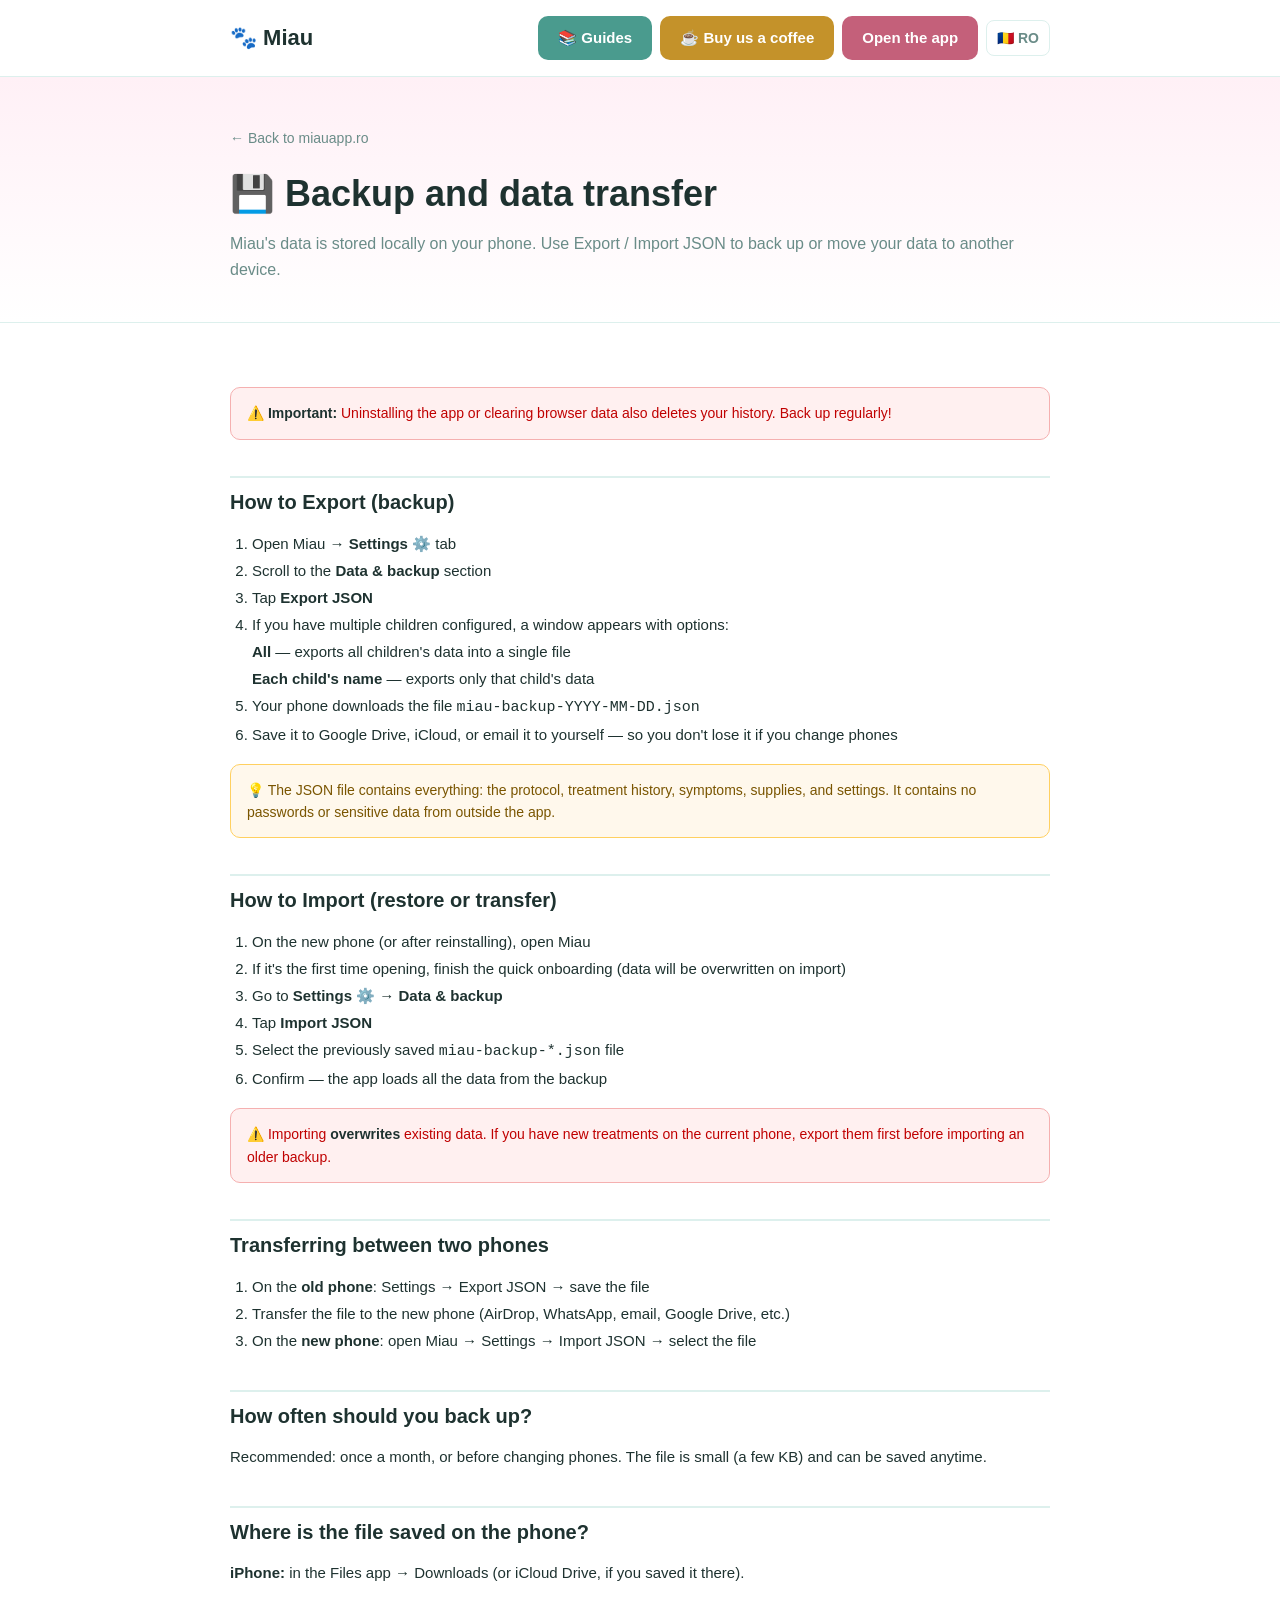
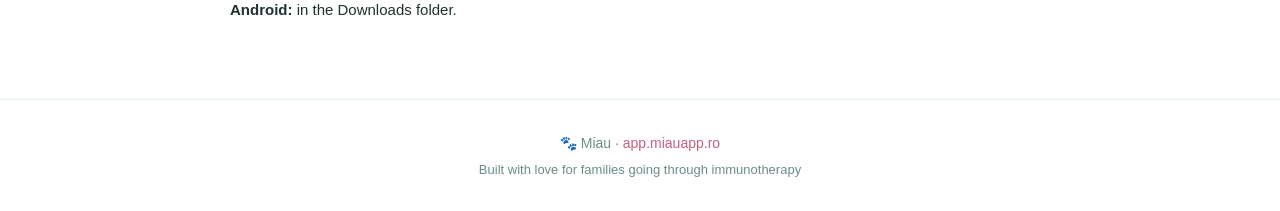
<file: en/ghid-backup.html>
<!DOCTYPE html>
<html lang="en">
<head>
  <meta charset="UTF-8">
  <meta name="viewport" content="width=device-width, initial-scale=1.0">
  <title>Backup and data transfer — Export / Import JSON Guide</title>
  <meta name="description" content="How to back up your data in Miau and transfer your history from one phone to another.">
  <link rel="icon" href="../icon.svg">
  <link rel="stylesheet" href="../style.css">
</head>
<body>

  <header>
    <div class="container">
      <div class="logo">🐾 Miau</div>
      <nav class="header-nav">
        <a href="index.html#guides" class="btn-primary btn-guides">📚 Guides</a>
        <a href="https://revolut.me/denisalvcr" target="_blank" rel="noopener" class="btn-primary btn-coffee">☕ Buy us a coffee</a>
        <a href="https://app.miauapp.ro" class="btn-primary">Open the app</a>
        <a href="../ghid-backup.html" class="lang-switch">🇷🇴 RO</a>
      </nav>
    </div>
  </header>

  <div class="page-header">
    <div class="container">
      <a href="index.html" class="back">← Back to miauapp.ro</a>
      <h1>💾 Backup and data transfer</h1>
      <p>Miau's data is stored locally on your phone. Use Export / Import JSON to back up or move your data to another device.</p>
    </div>
  </div>

  <div class="content">
    <div class="container">

      <div class="warning-box">
        ⚠️ <strong>Important:</strong> Uninstalling the app or clearing browser data also deletes your history. Back up regularly!
      </div>

      <h2>How to Export (backup)</h2>
      <ol>
        <li>Open Miau → <strong>Settings ⚙️</strong> tab</li>
        <li>Scroll to the <strong>Data & backup</strong> section</li>
        <li>Tap <strong>Export JSON</strong></li>
        <li>If you have multiple children configured, a window appears with options:<br>
          <strong>All</strong> — exports all children's data into a single file<br>
          <strong>Each child's name</strong> — exports only that child's data</li>
        <li>Your phone downloads the file <code>miau-backup-YYYY-MM-DD.json</code></li>
        <li>Save it to Google Drive, iCloud, or email it to yourself — so you don't lose it if you change phones</li>
      </ol>

      <div class="note-box">
        💡 The JSON file contains everything: the protocol, treatment history, symptoms, supplies, and settings. It contains no passwords or sensitive data from outside the app.
      </div>

      <h2>How to Import (restore or transfer)</h2>
      <ol>
        <li>On the new phone (or after reinstalling), open Miau</li>
        <li>If it's the first time opening, finish the quick onboarding (data will be overwritten on import)</li>
        <li>Go to <strong>Settings ⚙️ → Data & backup</strong></li>
        <li>Tap <strong>Import JSON</strong></li>
        <li>Select the previously saved <code>miau-backup-*.json</code> file</li>
        <li>Confirm — the app loads all the data from the backup</li>
      </ol>

      <div class="warning-box">
        ⚠️ Importing <strong>overwrites</strong> existing data. If you have new treatments on the current phone, export them first before importing an older backup.
      </div>

      <h2>Transferring between two phones</h2>
      <ol>
        <li>On the <strong>old phone</strong>: Settings → Export JSON → save the file</li>
        <li>Transfer the file to the new phone (AirDrop, WhatsApp, email, Google Drive, etc.)</li>
        <li>On the <strong>new phone</strong>: open Miau → Settings → Import JSON → select the file</li>
      </ol>

      <h2>How often should you back up?</h2>
      <p>Recommended: once a month, or before changing phones. The file is small (a few KB) and can be saved anytime.</p>

      <h2>Where is the file saved on the phone?</h2>
      <p><strong>iPhone:</strong> in the Files app → Downloads (or iCloud Drive, if you saved it there).</p>
      <p><strong>Android:</strong> in the Downloads folder.</p>

    </div>
  </div>

  <footer>
    <div class="container">
      <p>🐾 Miau · <a href="https://app.miauapp.ro">app.miauapp.ro</a></p>
      <p class="footer-note">Built with love for families going through immunotherapy</p>
    </div>
  </footer>

</body>
</html>
</file>
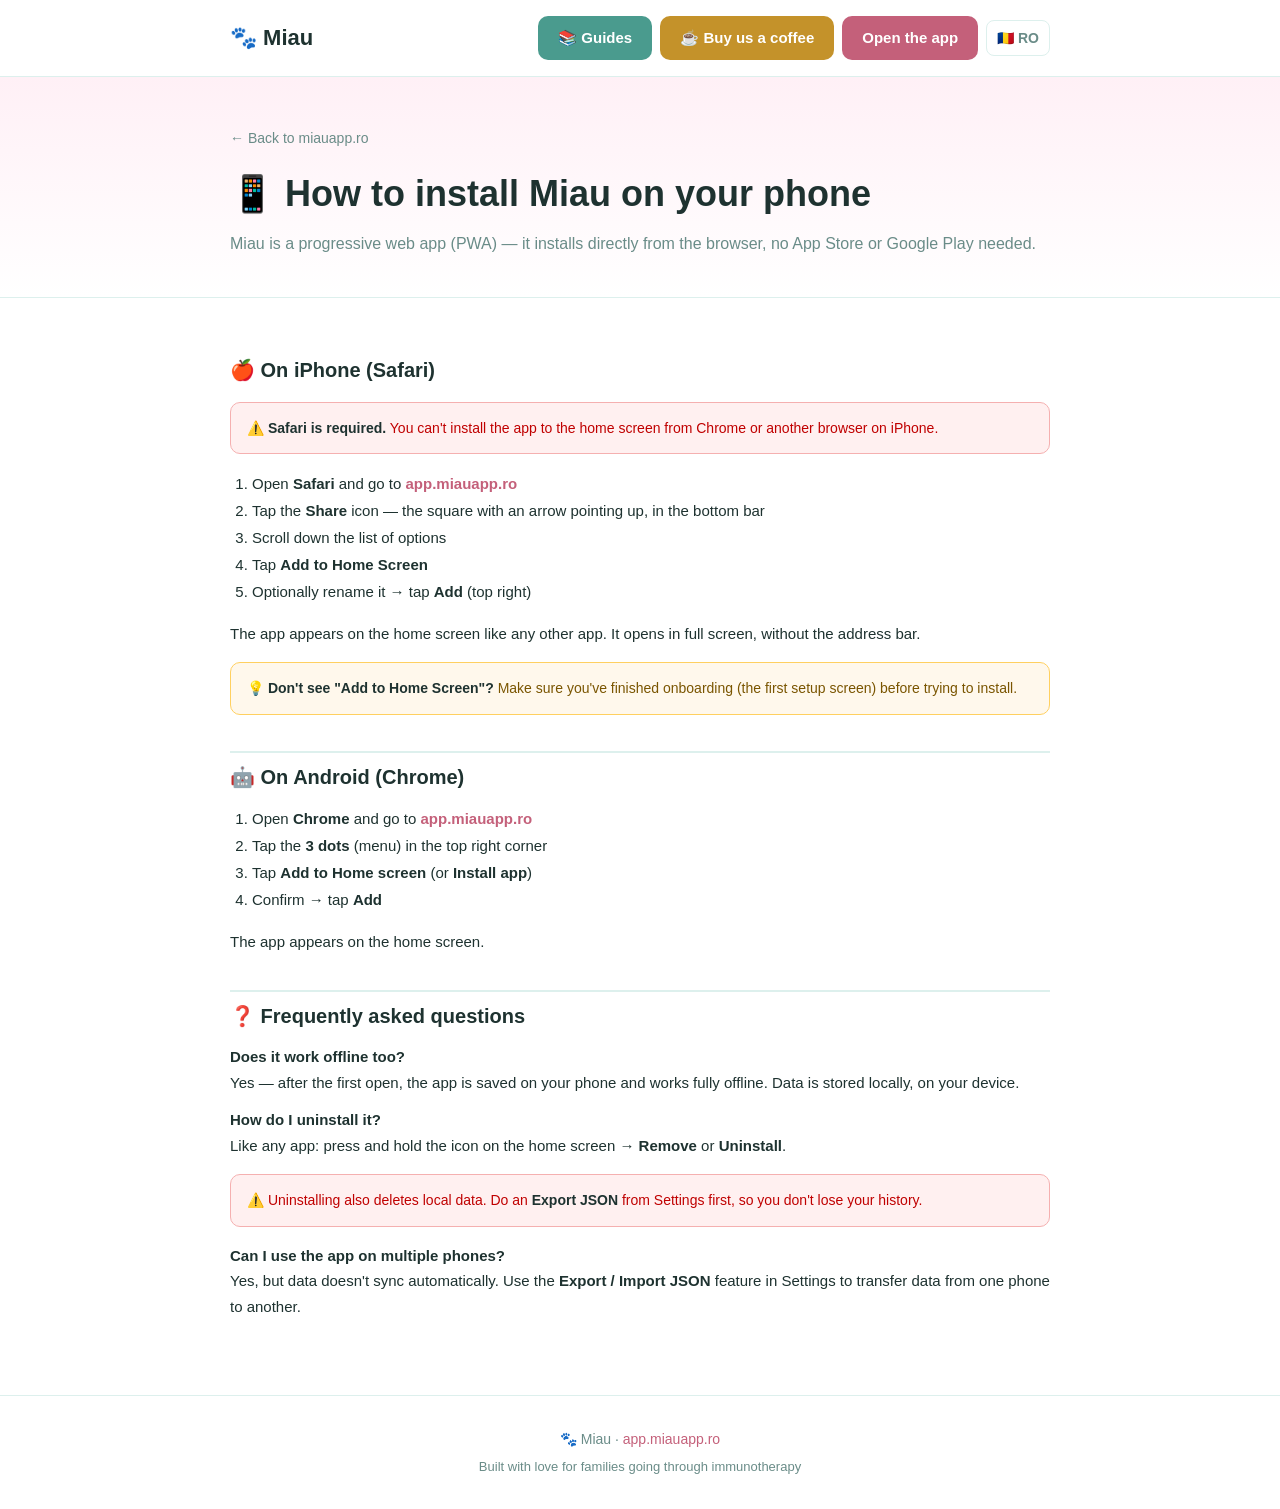
<file: en/ghid-instalare.html>
<!DOCTYPE html>
<html lang="en">
<head>
  <meta charset="UTF-8">
  <meta name="viewport" content="width=device-width, initial-scale=1.0">
  <title>How to install Miau — iPhone and Android Guide</title>
  <meta name="description" content="Step-by-step guide to installing the Miau app on iPhone (Safari) and Android (Chrome).">
  <link rel="icon" href="../icon.svg">
  <link rel="stylesheet" href="../style.css">
</head>
<body>

  <header>
    <div class="container">
      <div class="logo">🐾 Miau</div>
      <nav class="header-nav">
        <a href="index.html#guides" class="btn-primary btn-guides">📚 Guides</a>
        <a href="https://revolut.me/denisalvcr" target="_blank" rel="noopener" class="btn-primary btn-coffee">☕ Buy us a coffee</a>
        <a href="https://app.miauapp.ro" class="btn-primary">Open the app</a>
        <a href="../ghid-instalare.html" class="lang-switch">🇷🇴 RO</a>
      </nav>
    </div>
  </header>

  <div class="page-header">
    <div class="container">
      <a href="index.html" class="back">← Back to miauapp.ro</a>
      <h1>📱 How to install Miau on your phone</h1>
      <p>Miau is a progressive web app (PWA) — it installs directly from the browser, no App Store or Google Play needed.</p>
    </div>
  </div>

  <div class="content">
    <div class="container">

      <h2 id="iphone">🍎 On iPhone (Safari)</h2>

      <div class="warning-box">
        ⚠️ <strong>Safari is required.</strong> You can't install the app to the home screen from Chrome or another browser on iPhone.
      </div>

      <ol>
        <li>Open <strong>Safari</strong> and go to <a href="https://app.miauapp.ro">app.miauapp.ro</a></li>
        <li>Tap the <strong>Share</strong> icon — the square with an arrow pointing up, in the bottom bar</li>
        <li>Scroll down the list of options</li>
        <li>Tap <strong>Add to Home Screen</strong></li>
        <li>Optionally rename it → tap <strong>Add</strong> (top right)</li>
      </ol>

      <p>The app appears on the home screen like any other app. It opens in full screen, without the address bar.</p>

      <div class="note-box">
        💡 <strong>Don't see "Add to Home Screen"?</strong> Make sure you've finished onboarding (the first setup screen) before trying to install.
      </div>

      <h2 id="android">🤖 On Android (Chrome)</h2>

      <ol>
        <li>Open <strong>Chrome</strong> and go to <a href="https://app.miauapp.ro">app.miauapp.ro</a></li>
        <li>Tap the <strong>3 dots</strong> (menu) in the top right corner</li>
        <li>Tap <strong>Add to Home screen</strong> (or <strong>Install app</strong>)</li>
        <li>Confirm → tap <strong>Add</strong></li>
      </ol>

      <p>The app appears on the home screen.</p>

      <h2>❓ Frequently asked questions</h2>

      <p><strong>Does it work offline too?</strong><br>
      Yes — after the first open, the app is saved on your phone and works fully offline. Data is stored locally, on your device.</p>

      <p><strong>How do I uninstall it?</strong><br>
      Like any app: press and hold the icon on the home screen → <strong>Remove</strong> or <strong>Uninstall</strong>.</p>

      <div class="warning-box">
        ⚠️ Uninstalling also deletes local data. Do an <strong>Export JSON</strong> from Settings first, so you don't lose your history.
      </div>

      <p><strong>Can I use the app on multiple phones?</strong><br>
      Yes, but data doesn't sync automatically. Use the <strong>Export / Import JSON</strong> feature in Settings to transfer data from one phone to another.</p>

    </div>
  </div>

  <footer>
    <div class="container">
      <p>🐾 Miau · <a href="https://app.miauapp.ro">app.miauapp.ro</a></p>
      <p class="footer-note">Built with love for families going through immunotherapy</p>
    </div>
  </footer>

</body>
</html>
</file>
<file: style.css>
/* ============================================================
   Miau — Site de prezentare
   ============================================================ */

*, *::before, *::after { box-sizing: border-box; margin: 0; padding: 0; }

:root {
  --pink:       #E8A0BF;
  --pink-dark:  #C4607A;
  --pink-light: #FFF0F6;
  --teal:       #4A9B8E;
  --teal-light: #EAF6F4;
  --text:       #1E3230;
  --text-light: #6A8C88;
  --border:     #DDF0ED;
  --bg:         #F5FAFA;
  --white:      #FFFFFF;
  --warning:    #FFD060;
  --radius:     14px;
}

body {
  font-family: -apple-system, BlinkMacSystemFont, 'Segoe UI', sans-serif;
  color: var(--text);
  background: var(--white);
  line-height: 1.6;
  font-size: 16px;
}

.container {
  max-width: 860px;
  margin: 0 auto;
  padding: 0 20px;
}

a { color: var(--pink-dark); text-decoration: none; }
a:hover { text-decoration: underline; }

/* ── Header ── */
header {
  background: var(--white);
  border-bottom: 1px solid var(--border);
  padding: 16px 0;
  position: sticky;
  top: 0;
  z-index: 100;
}
header .container {
  display: flex;
  align-items: center;
  justify-content: space-between;
  gap: 16px;
  flex-wrap: wrap;
}
.header-nav {
  display: flex;
  align-items: center;
  gap: 8px;
  flex-wrap: wrap;
}
.header-link {
  font-size: 14px;
  font-weight: 600;
  color: var(--text-light);
  padding: 6px 10px;
  border-radius: 8px;
  transition: color 0.15s, background 0.15s;
}
.header-link:hover { color: var(--text); background: var(--bg); text-decoration: none; }
.header-donate { color: #A07020; }
.header-donate:hover { background: #FFF8EC; color: #7A5500; }
.lang-switch {
  font-size: 14px;
  font-weight: 700;
  color: var(--text-light);
  padding: 6px 10px;
  border-radius: 8px;
  border: 1px solid var(--border, #ddd);
  transition: color 0.15s, background 0.15s;
}
.lang-switch:hover { color: var(--text); background: var(--bg); text-decoration: none; }

.btn-primary.btn-guides { background: var(--teal); }
.btn-primary.btn-coffee { background: #C4922A; }

@media (max-width: 700px) {
  .header-nav { gap: 6px; }
  .header-nav .btn-primary { font-size: 13px; padding: 8px 12px; }
}
.logo {
  font-size: 22px;
  font-weight: 800;
  color: var(--text);
}

/* ── Buttons ── */
.btn-primary {
  background: var(--pink-dark);
  color: white;
  padding: 10px 20px;
  border-radius: 10px;
  font-weight: 700;
  font-size: 15px;
  display: inline-block;
  transition: opacity 0.15s;
}
.btn-primary:hover { opacity: 0.88; text-decoration: none; }

.btn-outline {
  background: white;
  color: var(--text);
  padding: 10px 20px;
  border-radius: 10px;
  font-weight: 600;
  font-size: 15px;
  border: 2px solid var(--border);
  display: inline-block;
  transition: border-color 0.15s;
}
.btn-outline:hover { border-color: var(--pink); text-decoration: none; }

.btn-large { padding: 14px 28px; font-size: 17px; border-radius: 12px; }

/* ── Hero ── */
.hero {
  padding: 64px 0 56px;
  text-align: center;
  background: linear-gradient(180deg, var(--pink-light) 0%, var(--white) 100%);
}
.hero-badge {
  display: inline-block;
  background: var(--teal-light);
  color: var(--teal);
  font-size: 13px;
  font-weight: 700;
  padding: 5px 14px;
  border-radius: 20px;
  margin-bottom: 20px;
  letter-spacing: 0.3px;
}
.hero h1 {
  font-size: clamp(28px, 5vw, 48px);
  font-weight: 800;
  line-height: 1.2;
  margin-bottom: 20px;
  color: var(--text);
}
.hero-sub {
  font-size: 18px;
  color: var(--text-light);
  max-width: 560px;
  margin: 0 auto 32px;
  line-height: 1.65;
}
.hero-btns {
  display: flex;
  gap: 12px;
  justify-content: center;
  flex-wrap: wrap;
  margin-bottom: 16px;
}
.hero-note {
  font-size: 13px;
  color: var(--text-light);
}

/* ── Features ── */
.features {
  padding: 64px 0;
  background: var(--bg);
}
.features h2, .install h2, .guides h2 {
  font-size: 28px;
  font-weight: 800;
  text-align: center;
  margin-bottom: 36px;
}
.features-grid {
  display: grid;
  grid-template-columns: repeat(auto-fit, minmax(240px, 1fr));
  gap: 16px;
}
.feature-card {
  background: var(--white);
  border-radius: var(--radius);
  padding: 24px;
  border: 1px solid var(--border);
}
.feature-icon { font-size: 32px; margin-bottom: 12px; }
.feature-card h3 { font-size: 16px; font-weight: 700; margin-bottom: 8px; }
.feature-card p { font-size: 14px; color: var(--text-light); line-height: 1.6; }

/* ── Disclaimer ── */
.disclaimer { padding: 0 0 48px; }
.disclaimer-box {
  background: #FFF8EC;
  border: 1px solid var(--warning);
  border-radius: var(--radius);
  padding: 16px 20px;
  font-size: 14px;
  color: #7A5500;
  line-height: 1.6;
}

/* ── Install ── */
.install { padding: 64px 0; }
.install-grid {
  display: grid;
  grid-template-columns: repeat(auto-fit, minmax(280px, 1fr));
  gap: 16px;
}
.install-card {
  background: var(--bg);
  border-radius: var(--radius);
  padding: 28px;
  border: 1px solid var(--border);
  text-align: center;
}
.install-icon { font-size: 40px; margin-bottom: 12px; }
.install-card h3 { font-size: 18px; font-weight: 700; margin-bottom: 10px; }
.install-card p { font-size: 14px; color: var(--text-light); margin-bottom: 14px; }
.link-more { font-size: 14px; font-weight: 600; color: var(--pink-dark); }

/* ── Guides ── */
.guides { padding: 64px 0; background: var(--bg); }
.guides-list { display: flex; flex-direction: column; gap: 10px; }
.guide-item {
  display: flex;
  align-items: center;
  gap: 16px;
  background: var(--white);
  border: 1px solid var(--border);
  border-radius: var(--radius);
  padding: 18px 20px;
  transition: border-color 0.15s;
}
.guide-item:hover { border-color: var(--pink); text-decoration: none; }
.guide-icon { font-size: 28px; flex-shrink: 0; }
.guide-item div { flex: 1; }
.guide-item strong { display: block; font-size: 15px; color: var(--text); margin-bottom: 2px; }
.guide-item span { font-size: 13px; color: var(--text-light); }
.guide-arrow { font-size: 18px; color: var(--text-light); }

/* ── Donate ── */
.donate { padding: 64px 0; }
.donate-box {
  background: linear-gradient(135deg, #FFF8EC, #FFF0DC);
  border: 1px solid var(--warning);
  border-radius: var(--radius);
  padding: 32px;
  display: flex;
  align-items: center;
  gap: 24px;
  flex-wrap: wrap;
}
.donate-text { flex: 1; min-width: 240px; }
.donate-text h3 { font-size: 20px; font-weight: 700; color: #7A5500; margin-bottom: 8px; }
.donate-text p { font-size: 14px; color: #A07020; line-height: 1.6; }
.btn-donate {
  background: white;
  border: 2px solid var(--warning);
  color: #7A5500;
  font-weight: 700;
  font-size: 16px;
  padding: 14px 28px;
  border-radius: 12px;
  white-space: nowrap;
  transition: background 0.15s;
}
.btn-donate:hover { background: #FFF8EC; text-decoration: none; }

/* ── Contact / Feedback ── */
.contact { padding: 48px 0; background: var(--bg); }
.contact-box {
  background: var(--white);
  border: 1px solid var(--border);
  border-radius: var(--radius);
  padding: 32px;
  display: flex;
  align-items: center;
  gap: 20px;
  flex-wrap: wrap;
}
.contact-icon { font-size: 40px; flex-shrink: 0; }
.contact-text { flex: 1; min-width: 220px; }
.contact-text h3 { font-size: 18px; font-weight: 700; margin-bottom: 6px; }
.contact-text p { font-size: 14px; color: var(--text-light); line-height: 1.6; margin: 0; }
@media (max-width: 600px) {
  .contact-box { flex-direction: column; text-align: center; }
  .contact-box .btn-donate { width: 100%; text-align: center; }
}

/* ── Footer ── */
footer {
  padding: 32px 0;
  border-top: 1px solid var(--border);
  text-align: center;
}
footer p { font-size: 14px; color: var(--text-light); }
footer a { color: var(--pink-dark); }
.footer-note { margin-top: 6px; font-size: 13px; }

/* ── Ghid pages ── */
.page-header {
  background: linear-gradient(180deg, var(--pink-light) 0%, var(--white) 100%);
  padding: 48px 0 40px;
  border-bottom: 1px solid var(--border);
}
.page-header .back {
  display: inline-block;
  font-size: 14px;
  color: var(--text-light);
  margin-bottom: 16px;
}
.page-header h1 { font-size: clamp(22px, 4vw, 36px); font-weight: 800; }
.page-header p { font-size: 16px; color: var(--text-light); margin-top: 8px; }

.content { padding: 48px 0 64px; }
.content h2 {
  font-size: 20px;
  font-weight: 700;
  margin: 36px 0 12px;
  padding-top: 8px;
  border-top: 2px solid var(--border);
}
.content h2:first-child { border-top: none; margin-top: 0; }
.content p { font-size: 15px; color: var(--text); margin-bottom: 12px; line-height: 1.7; }
.content ol, .content ul {
  padding-left: 22px;
  margin-bottom: 16px;
}
.content li { font-size: 15px; line-height: 1.8; color: var(--text); }
.content strong { color: var(--text); }
.content a { color: var(--pink-dark); font-weight: 600; }

.note-box {
  background: #FFF8EC;
  border: 1px solid var(--warning);
  border-radius: 10px;
  padding: 14px 16px;
  font-size: 14px;
  color: #7A5500;
  margin: 16px 0;
  line-height: 1.6;
}
.warning-box {
  background: #FFF0F0;
  border: 1px solid #F5B0B0;
  border-radius: 10px;
  padding: 14px 16px;
  font-size: 14px;
  color: #C00000;
  margin: 16px 0;
}
.code-box {
  background: var(--bg);
  border: 1px solid var(--border);
  border-radius: 8px;
  padding: 12px 16px;
  font-family: 'Courier New', monospace;
  font-size: 14px;
  color: var(--text);
  margin: 8px 0 16px;
  white-space: pre-wrap;
  word-break: break-all;
}

.var-table { width: 100%; border-collapse: collapse; margin: 12px 0 20px; font-size: 14px; }
.var-table th {
  background: var(--bg);
  padding: 10px 14px;
  text-align: left;
  font-weight: 700;
  border-bottom: 2px solid var(--border);
}
.var-table td { padding: 9px 14px; border-bottom: 1px solid var(--border); }
.var-table td:first-child { font-family: monospace; color: var(--pink-dark); }

/* ── FAQ ── */
.faq { padding: 64px 0; }
.faq-list { display: flex; flex-direction: column; gap: 12px; margin-bottom: 48px; }
.faq-item {
  border: 1px solid var(--border);
  border-radius: var(--radius);
  padding: 20px 24px;
  background: var(--white);
}
.faq-q {
  font-size: 16px;
  font-weight: 700;
  color: var(--text);
  margin-bottom: 8px;
}
.faq-a {
  font-size: 14px;
  color: var(--text-light);
  line-height: 1.7;
}

/* ── Povestea Miau ── */
.miau-story {
  background: linear-gradient(135deg, var(--pink-light), var(--teal-light));
  border-radius: var(--radius);
  padding: 32px;
  border: 1px solid var(--border);
}
.miau-story p {
  font-size: 15px;
  color: var(--text);
  line-height: 1.8;
  margin-bottom: 16px;
}
.miau-story p:last-child { margin-bottom: 0; }

@media (max-width: 600px) {
  .hero { padding: 40px 0 36px; }
  .features, .install, .guides, .donate { padding: 40px 0; }
  .donate-box { flex-direction: column; text-align: center; }
  .btn-donate { width: 100%; text-align: center; }
}
</file>
